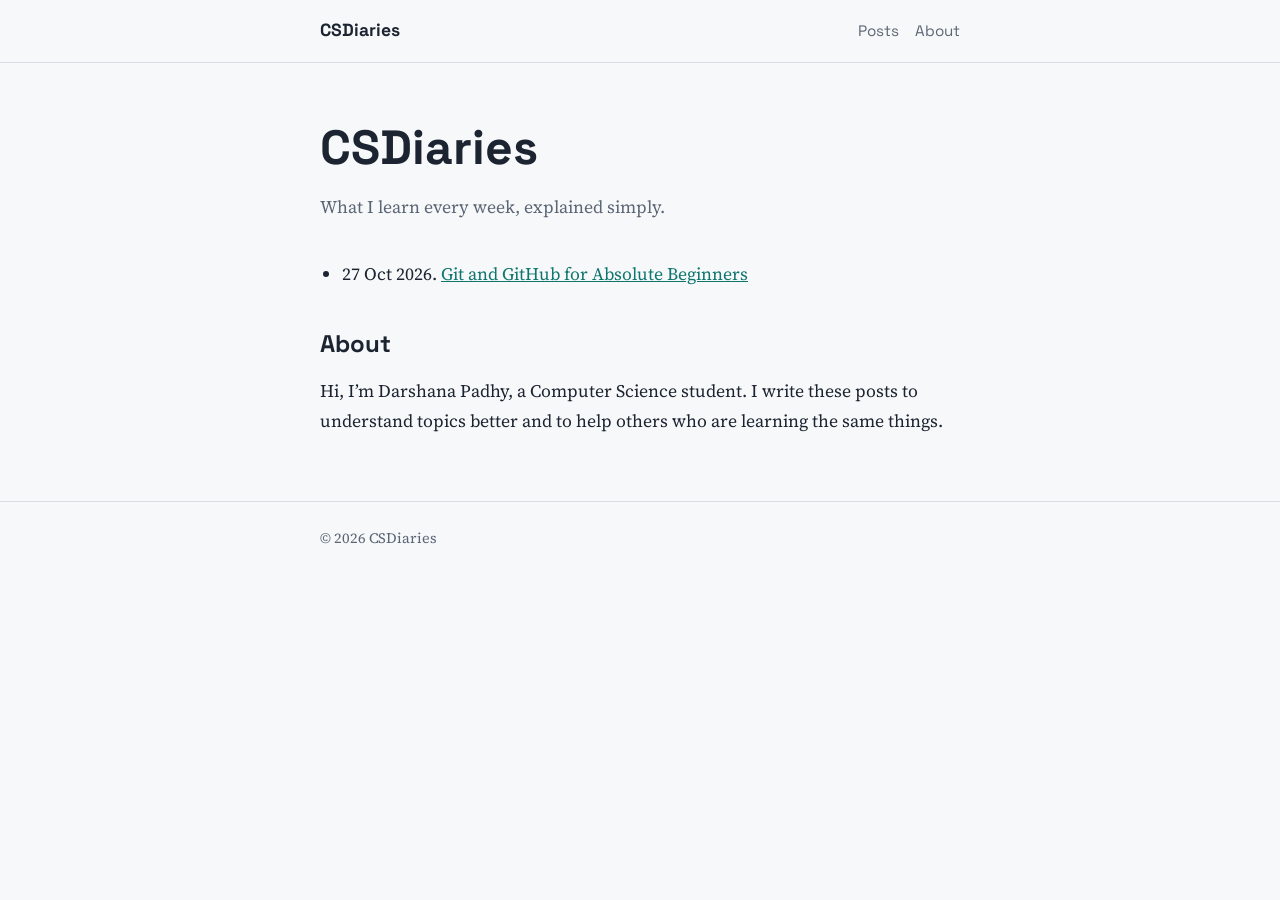
<file: index.html>
<!DOCTYPE html>
<html lang="en">
<head>
<meta charset="UTF-8">
<meta name="viewport" content="width=device-width, initial-scale=1">
<title>CSDiaries</title>
<meta name="description" content="Weekly notes on what I learn, explained simply.">
<link rel="preconnect" href="https://fonts.googleapis.com">
<link href="https://fonts.googleapis.com/css2?family=Source+Serif+4:wght@400;600&family=Space+Grotesk:wght@500;700&display=swap" rel="stylesheet">
<link rel="stylesheet" href="style.css">
</head>
<body>
<header><div class="wrap">
  <a class="brand" href="index.html">CSDiaries</a>
  <nav><a href="#posts">Posts</a><a href="#about">About</a></nav>
</div></header>

<main class="wrap">
  <section class="hero">
    <!-- EDIT: blog name and one-line tagline -->
    <h1>CSDiaries</h1>
    <p>What I learn every week, explained simply.</p>
  </section>

  <section id="posts">
    <!-- EDIT: add one line per post, newest on top -->
    <ul class="entries">
      <li>27 Oct 2026. <a href="week1.html">Git and GitHub for Absolute Beginners</a></li>
    </ul>
  </section>

  <section id="about">
    <h2>About</h2>
    <!-- EDIT: 2-3 sentences about yourself -->
    <p>Hi, I’m Darshana Padhy, a Computer Science student. I write these posts to understand topics better and to help others who are learning the same things.</p>
  </section>
</main>

<footer><div class="wrap">© 2026 CSDiaries</div></footer>
</body>
</html>
</file>
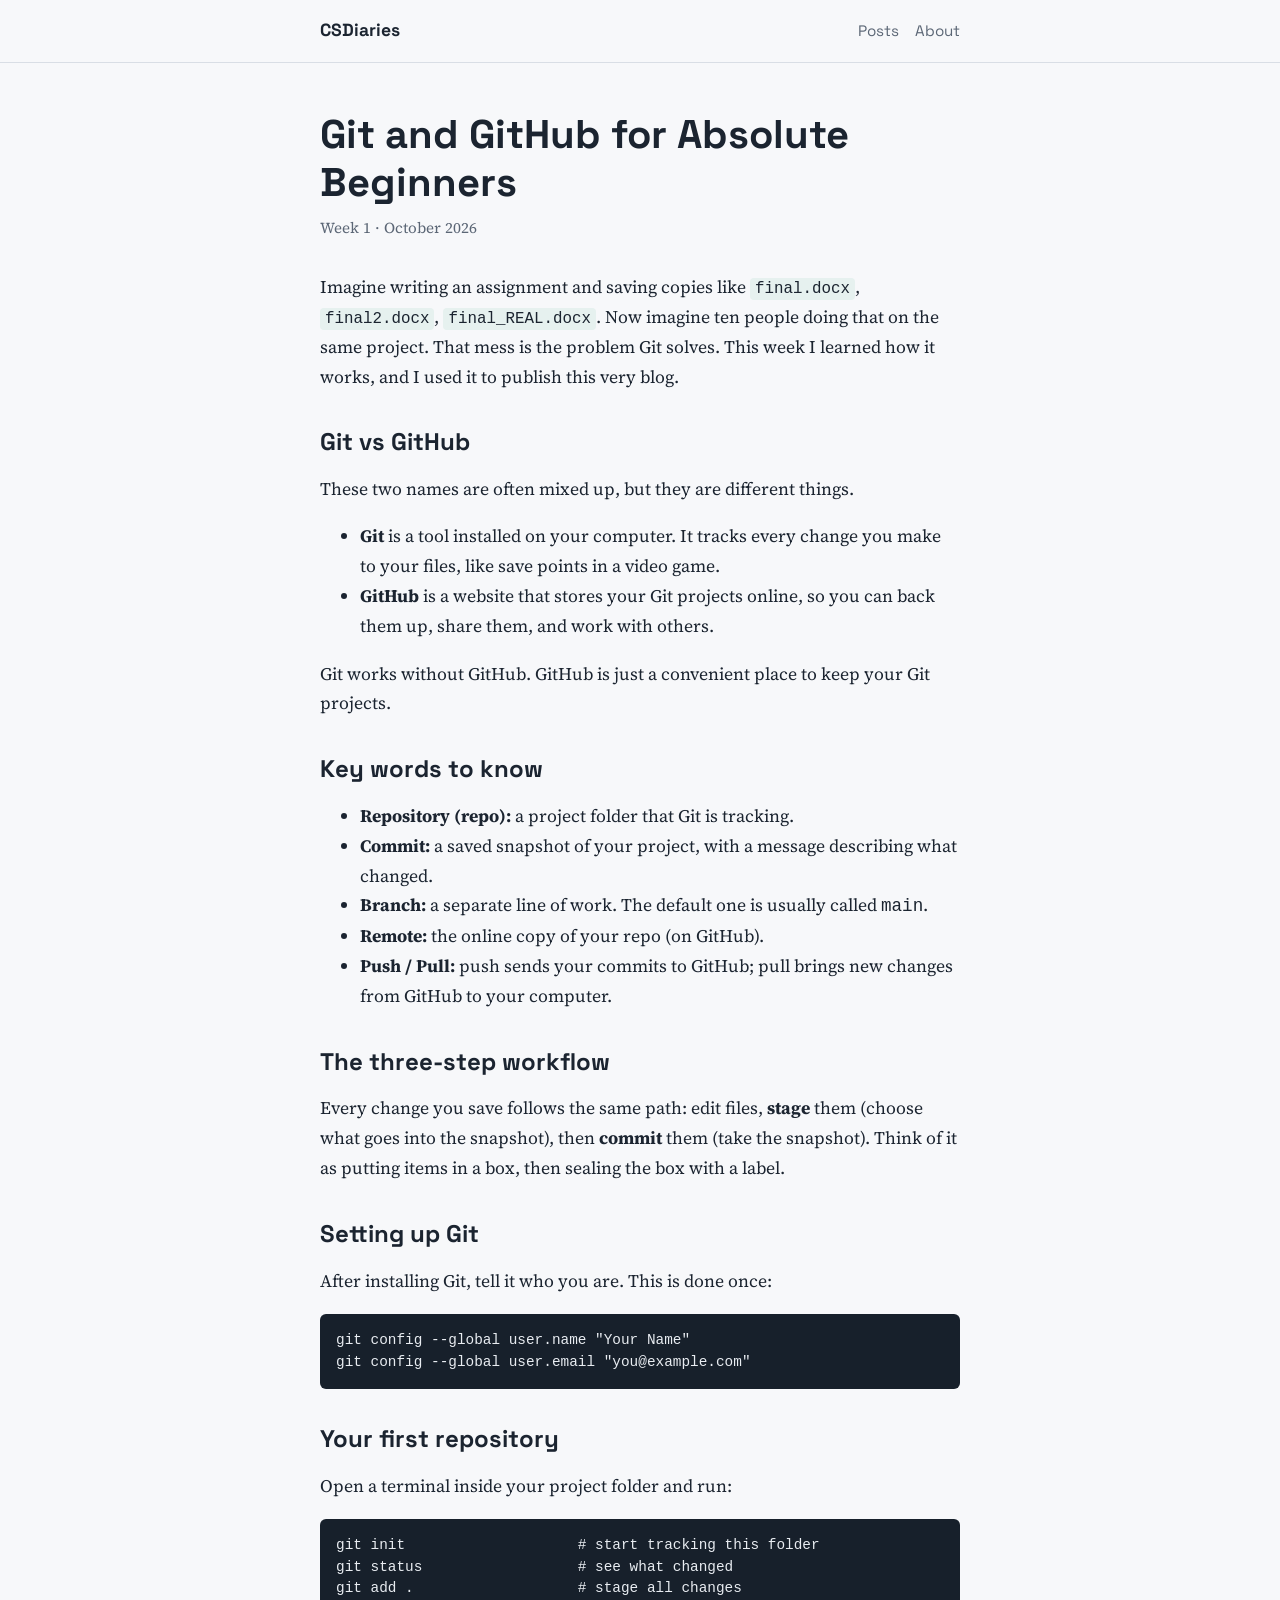
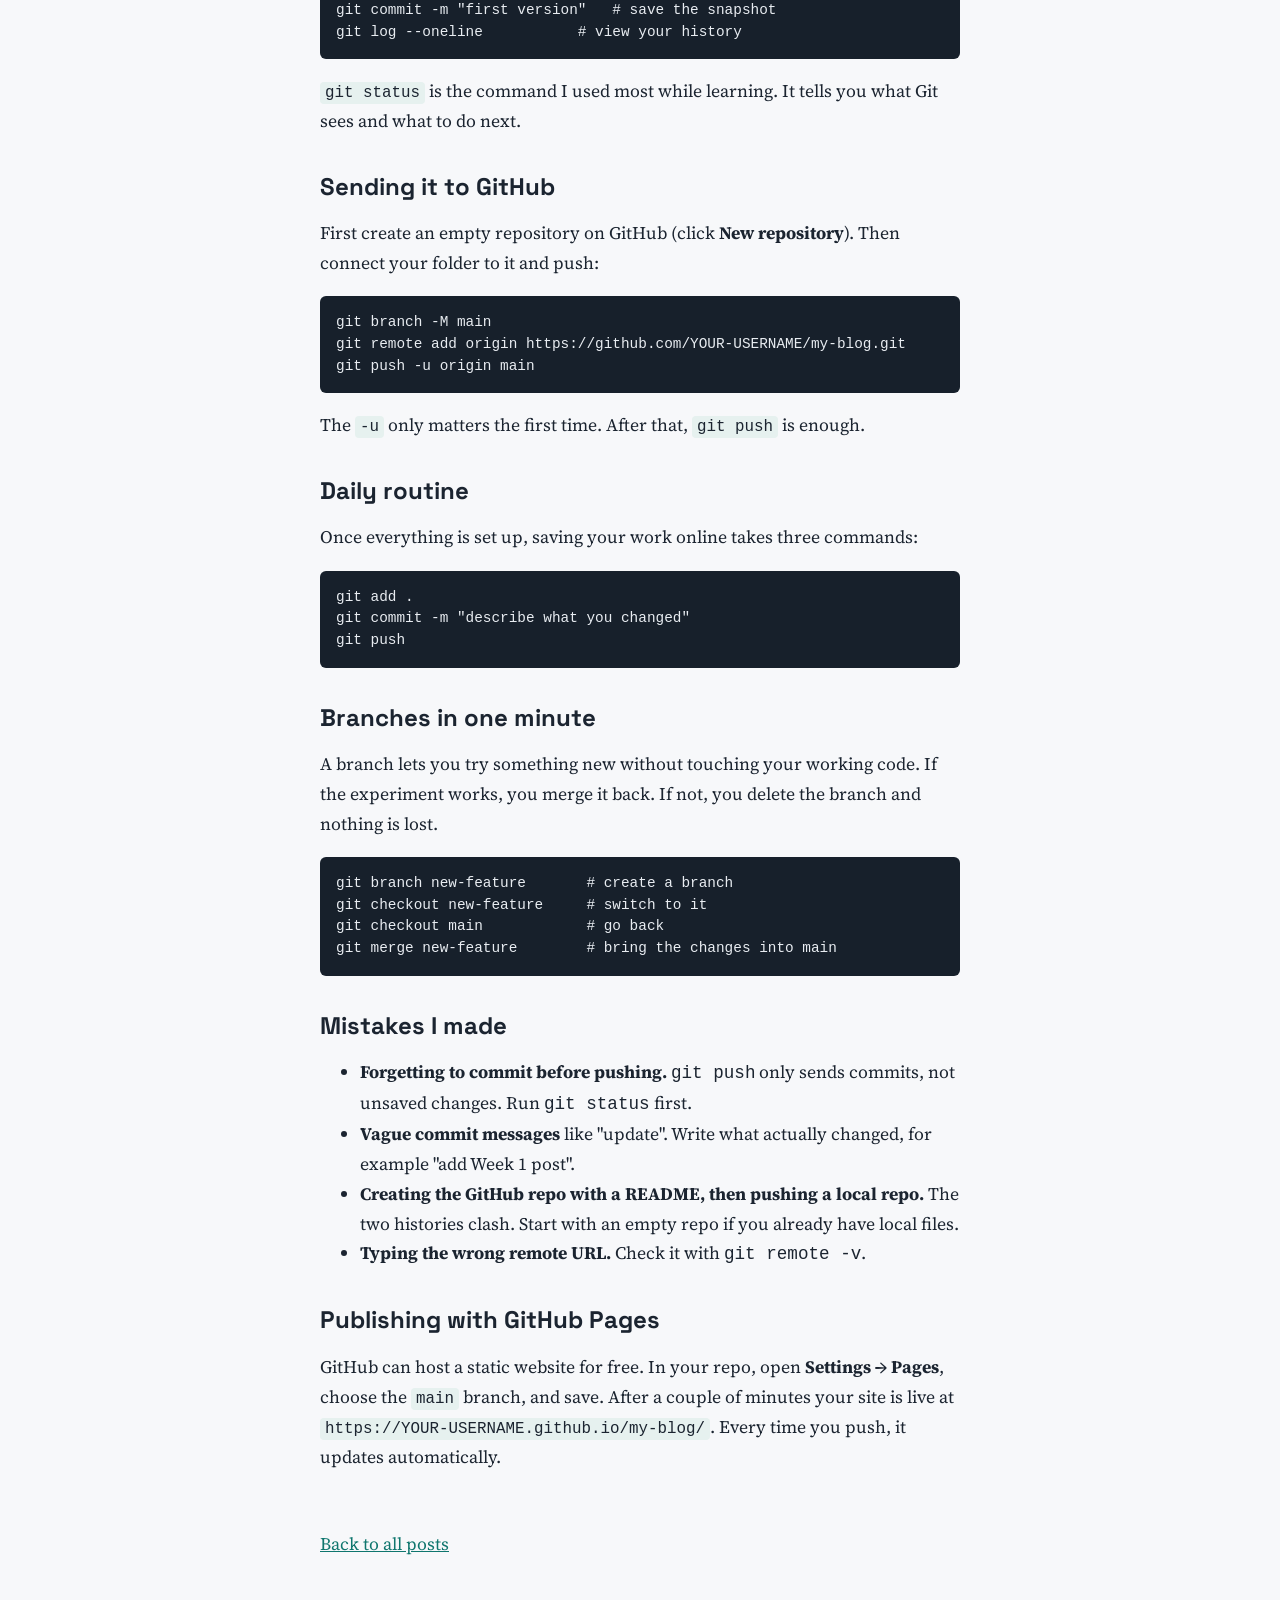
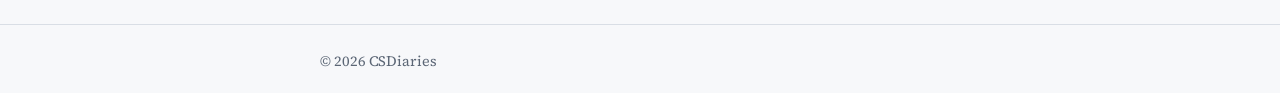
<file: week1.html>
<!DOCTYPE html>
<html lang="en">
<head>
<meta charset="UTF-8">
<meta name="viewport" content="width=device-width, initial-scale=1">
<title>Git and GitHub for Absolute Beginners | CSDiaries</title>
<meta name="description" content="What Git and GitHub are, the commands you need, and how to put your first project online.">
<link rel="preconnect" href="https://fonts.googleapis.com">
<link href="https://fonts.googleapis.com/css2?family=Source+Serif+4:wght@400;600&family=Space+Grotesk:wght@500;700&display=swap" rel="stylesheet">
<link rel="stylesheet" href="style.css">
</head>
<body>
<header><div class="wrap">
  <a class="brand" href="index.html">CSDiaries</a>
  <nav><a href="index.html#posts">Posts</a><a href="index.html#about">About</a></nav>
</div></header>

<main class="wrap">
<article>
  <h1>Git and GitHub for Absolute Beginners</h1>
  <p class="meta">Week 1 · October 2026</p>

  <p>Imagine writing an assignment and saving copies like <code>final.docx</code>, <code>final2.docx</code>, <code>final_REAL.docx</code>. Now imagine ten people doing that on the same project. That mess is the problem Git solves. This week I learned how it works, and I used it to publish this very blog.</p>

  <h2>Git vs GitHub</h2>
  <p>These two names are often mixed up, but they are different things.</p>
  <ul>
    <li><strong>Git</strong> is a tool installed on your computer. It tracks every change you make to your files, like save points in a video game.</li>
    <li><strong>GitHub</strong> is a website that stores your Git projects online, so you can back them up, share them, and work with others.</li>
  </ul>
  <p>Git works without GitHub. GitHub is just a convenient place to keep your Git projects.</p>

  <h2>Key words to know</h2>
  <ul>
    <li><strong>Repository (repo):</strong> a project folder that Git is tracking.</li>
    <li><strong>Commit:</strong> a saved snapshot of your project, with a message describing what changed.</li>
    <li><strong>Branch:</strong> a separate line of work. The default one is usually called <code>main</code>.</li>
    <li><strong>Remote:</strong> the online copy of your repo (on GitHub).</li>
    <li><strong>Push / Pull:</strong> push sends your commits to GitHub; pull brings new changes from GitHub to your computer.</li>
  </ul>

  <h2>The three-step workflow</h2>
  <p>Every change you save follows the same path: edit files, <strong>stage</strong> them (choose what goes into the snapshot), then <strong>commit</strong> them (take the snapshot). Think of it as putting items in a box, then sealing the box with a label.</p>

  <h2>Setting up Git</h2>
  <p>After installing Git, tell it who you are. This is done once:</p>
  <pre><code>git config --global user.name "Your Name"
git config --global user.email "you@example.com"</code></pre>

  <h2>Your first repository</h2>
  <p>Open a terminal inside your project folder and run:</p>
  <pre><code>git init                    # start tracking this folder
git status                  # see what changed
git add .                   # stage all changes
git commit -m "first version"   # save the snapshot
git log --oneline           # view your history</code></pre>
  <p><code>git status</code> is the command I used most while learning. It tells you what Git sees and what to do next.</p>

  <h2>Sending it to GitHub</h2>
  <p>First create an empty repository on GitHub (click <strong>New repository</strong>). Then connect your folder to it and push:</p>
  <pre><code>git branch -M main
git remote add origin https://github.com/YOUR-USERNAME/my-blog.git
git push -u origin main</code></pre>
  <p>The <code>-u</code> only matters the first time. After that, <code>git push</code> is enough.</p>

  <h2>Daily routine</h2>
  <p>Once everything is set up, saving your work online takes three commands:</p>
  <pre><code>git add .
git commit -m "describe what you changed"
git push</code></pre>

  <h2>Branches in one minute</h2>
  <p>A branch lets you try something new without touching your working code. If the experiment works, you merge it back. If not, you delete the branch and nothing is lost.</p>
  <pre><code>git branch new-feature       # create a branch
git checkout new-feature     # switch to it
git checkout main            # go back
git merge new-feature        # bring the changes into main</code></pre>

  <h2>Mistakes I made</h2>
  <ul>
    <li><strong>Forgetting to commit before pushing.</strong> <code>git push</code> only sends commits, not unsaved changes. Run <code>git status</code> first.</li>
    <li><strong>Vague commit messages</strong> like "update". Write what actually changed, for example "add Week 1 post".</li>
    <li><strong>Creating the GitHub repo with a README, then pushing a local repo.</strong> The two histories clash. Start with an empty repo if you already have local files.</li>
    <li><strong>Typing the wrong remote URL.</strong> Check it with <code>git remote -v</code>.</li>
  </ul>

  <h2>Publishing with GitHub Pages</h2>
  <p>GitHub can host a static website for free. In your repo, open <strong>Settings → Pages</strong>, choose the <code>main</code> branch, and save. After a couple of minutes your site is live at <code>https://YOUR-USERNAME.github.io/my-blog/</code>. Every time you push, it updates automatically.</p>

  <a class="back" href="index.html#posts">Back to all posts</a>
</article>
</main>

<footer><div class="wrap">© 2026 CSDiaries</div></footer>
</body>
</html>
</file>
<file: style.css>
:root{--bg:#f7f8fa;--ink:#1b2430;--muted:#5b6675;--accent:#0f766e;--tint:#e6f1ef;--line:#d9dee5;--code:#17202b}
@media (prefers-color-scheme:dark){:root{--bg:#10151c;--ink:#e8ecf1;--muted:#9aa6b5;--accent:#4fd1c0;--tint:#17262a;--line:#27313d;--code:#0a0e13}}
*{box-sizing:border-box}
body{margin:0;background:var(--bg);color:var(--ink);font-family:"Source Serif 4",Georgia,serif;font-size:1.1rem;line-height:1.7}
.wrap{max-width:680px;margin:0 auto;padding:0 20px}
h1,h2,h3,.brand,nav a{font-family:"Space Grotesk",system-ui,sans-serif;line-height:1.2}
header{border-bottom:1px solid var(--line);padding:16px 0}
header .wrap{display:flex;justify-content:space-between;align-items:center;gap:12px}
.brand{font-weight:700;color:var(--ink);text-decoration:none}
nav a{color:var(--muted);text-decoration:none;margin-left:16px;font-size:.95rem}
nav a:hover,nav a:focus-visible{color:var(--accent)}
a:focus-visible{outline:2px solid var(--accent);outline-offset:3px}
.hero{padding:56px 0 32px}
.hero h1{font-size:clamp(2rem,7vw,3rem);margin:0 0 16px}
.hero p{color:var(--muted);margin:0}
h2{font-size:1.5rem;margin:40px 0 12px}
.post-list{list-style:none;padding:0;margin:0}
.post-list li{border-top:1px solid var(--line)}
.post-list a{display:block;padding:18px 0;text-decoration:none;color:var(--ink)}
.post-list .week{color:var(--accent);font-family:"Space Grotesk",sans-serif;font-size:.9rem;font-weight:600}
.post-list .title{display:block;font-family:"Space Grotesk",sans-serif;font-size:1.25rem;font-weight:600}
.post-list .blurb{color:var(--muted);font-size:1rem}
.post-list a:hover .title{color:var(--accent)}
article h1{font-size:clamp(1.8rem,6vw,2.5rem);margin:48px 0 8px}
.meta{color:var(--muted);font-size:.95rem;margin:0 0 32px}
article h2{margin-top:36px}
pre{background:var(--code);color:#e8ecf1;padding:16px;border-radius:6px;overflow-x:auto;font-size:.9rem;line-height:1.5}
code{font-family:ui-monospace,Consolas,monospace}
p code{background:var(--tint);padding:2px 5px;border-radius:4px;font-size:.9em}
.takeaways{background:var(--tint);border-left:4px solid var(--accent);padding:4px 20px 12px;margin-top:40px;border-radius:0 6px 6px 0}
img{max-width:100%;height:auto;border-radius:6px}
.back{display:inline-block;margin-top:40px;color:var(--accent)}
footer{border-top:1px solid var(--line);margin-top:64px;padding:24px 0;color:var(--muted);font-size:.9rem}
.topic{margin:28px 0 6px;font-weight:600}
.entries{margin:0 0 8px;padding-left:22px}
.entries li{margin:6px 0}
.entries a{color:var(--accent)}
</file>
